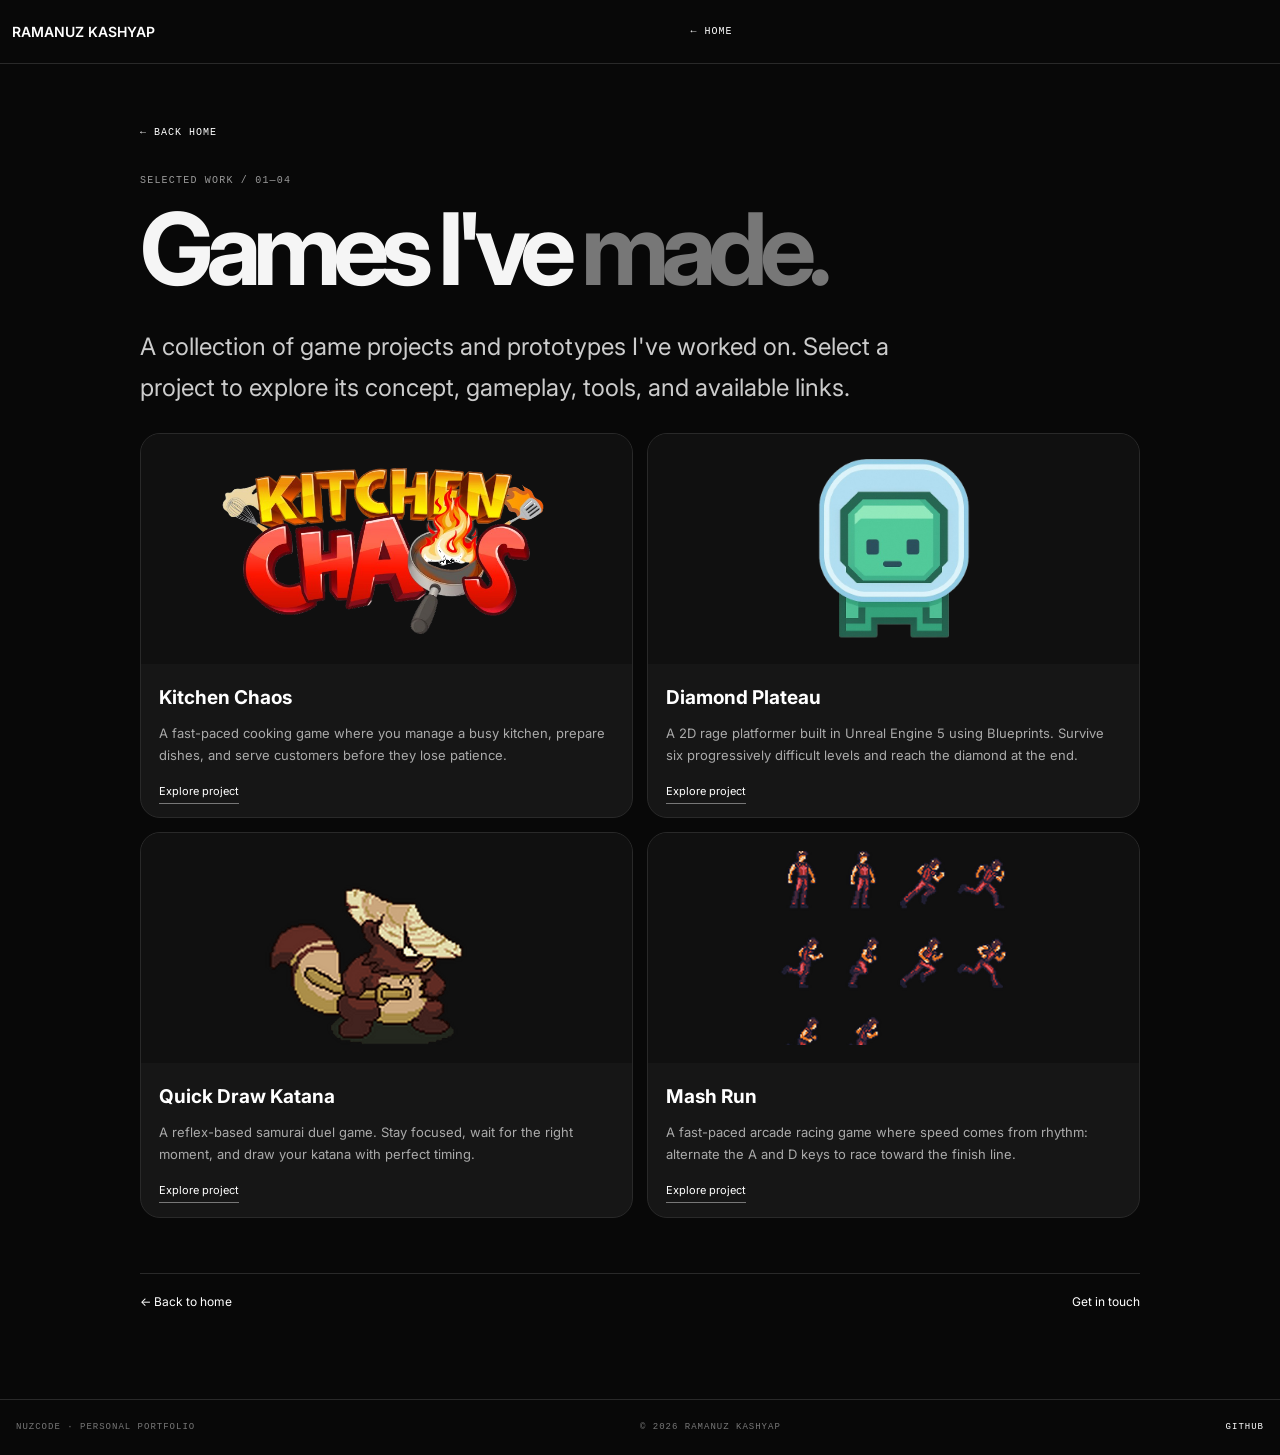
<file: pages/portfolio.html>
<!doctype html>
<html lang="en">
<head>
  <meta charset="utf-8" />
  <meta name="viewport" content="width=device-width,initial-scale=1" />
  <meta name="theme-color" content="#080808" />
  <meta name="description" content="Games and projects by Ramanuz Kashyap." />
  <title>Portfolio — NuzCode</title>
  <link rel="icon" href="../assets/images/logos/Logo White BG NO BG.png" />
  <link rel="stylesheet" href="../css/site.css" />
  <link rel="stylesheet" href="../css/content.css" />
  <script src="../js/site.js" defer></script>
</head>
<body>
  <header class="topline">
    <a href="../index.html">RAMANUZ KASHYAP</a>
    <a class="back" href="../index.html">← HOME</a>
    <div class="top-right"></div>
  </header>
  <main class="content portfolio-page">
    <a class="back" href="../index.html">← BACK HOME</a>
    <p class="eyebrow">SELECTED WORK / 01—04</p>
    <h1>Games I've <span>made.</span></h1>
    <p class="lead">A collection of game projects and prototypes I've worked on. Select a project to explore its concept, gameplay, tools, and available links.</p>
    <div class="game-grid">
      <a class="game-card" href="games/KitchenChaos/kitchenchaos.html"><img src="../assets/images/logos/kitchen chaos logo.png" alt="Kitchen Chaos logo"><div class="game-card-body"><h3>Kitchen Chaos</h3><p>A fast-paced cooking game where you manage a busy kitchen, prepare dishes, and serve customers before they lose patience.</p><span class="card-link">Explore project <ion-icon name="arrow-forward-outline" aria-hidden="true"></ion-icon></span></div></a>
      <a class="game-card" href="games/DiamondPlateau/diamondplateau.html"><img src="../assets/images/logos/diamond plateau logo.png" alt="Diamond Plateau logo"><div class="game-card-body"><h3>Diamond Plateau</h3><p>A 2D rage platformer built in Unreal Engine 5 using Blueprints. Survive six progressively difficult levels and reach the diamond at the end.</p><span class="card-link">Explore project <ion-icon name="arrow-forward-outline" aria-hidden="true"></ion-icon></span></div></a>
      <a class="game-card" href="games/QuickDrawKatana/quickdrawkatana.html"><img src="../assets/images/logos/quick draw katana logo.png" alt="Quick Draw Katana logo"><div class="game-card-body"><h3>Quick Draw Katana</h3><p>A reflex-based samurai duel game. Stay focused, wait for the right moment, and draw your katana with perfect timing.</p><span class="card-link">Explore project <ion-icon name="arrow-forward-outline" aria-hidden="true"></ion-icon></span></div></a>
      <a class="game-card" href="games/MashRun/mashrun.html"><img src="../assets/images/logos/mash run logo.png" alt="Mash Run logo"><div class="game-card-body"><h3>Mash Run</h3><p>A fast-paced arcade racing game where speed comes from rhythm: alternate the A and D keys to race toward the finish line.</p><span class="card-link">Explore project <ion-icon name="arrow-forward-outline" aria-hidden="true"></ion-icon></span></div></a>
    </div>
    <div class="bottom-links"><a href="../index.html">← Back to home</a><a href="contact.html">Get in touch <ion-icon name="arrow-forward-outline" aria-hidden="true"></ion-icon></a></div>
  </main>
  <footer class="footer"><span>NUZCODE · PERSONAL PORTFOLIO</span><span>© <span id="year">2026</span> RAMANUZ KASHYAP</span><a href="https://github.com/Ramanuz4" target="_blank" rel="noreferrer">GITHUB <ion-icon name="arrow-forward-outline" aria-hidden="true"></ion-icon></a></footer>
</body>
</html>
</file>
<file: css/site.css>
@import url("https://fonts.googleapis.com/css2?family=Inter:wght@400;500;600;700;800&display=swap");
:root {
  --bg: #080808;
  --text: #f5f5f5;
  --muted: #999;
  --line: #292929;
  --card: #161616;
  --radius: 26px;
  --gap: 14px;
}
* {
  box-sizing: border-box;
}
html {
  scroll-behavior: smooth;
}
body {
  margin: 0;
  background: var(--bg);
  color: var(--text);
  font-family: Inter, Arial, sans-serif;
  min-height: 100vh;
}
a {
  color: inherit;
  text-decoration: none;
}
.topline {
  height: 64px;
  padding: 0 12px;
  display: grid;
  grid-template-columns: 1fr 1fr 1fr;
  align-items: center;
  font-size: 14px;
  font-weight: 600;
}
.top-role {
  justify-self: start;
}
.top-right {
  justify-self: end;
  display: flex;
  align-items: center;
  gap: clamp(18px, 6vw, 100px);
}
.theme-dot {
  width: 13px;
  height: 13px;
  border: 0;
  border-radius: 50%;
  background: var(--text);
  cursor: pointer;
}
.home {
  padding: 0 4px 20px;
}
.hero-name {
  text-align: center;
  font-size: clamp(55px, 10vw, 145px);
  line-height: 1;
  letter-spacing: -0.075em;
  font-weight: 600;
  margin: -2px 0 -12px;
  position: relative;
  z-index: 1;
}
.tile-grid {
  display: grid;
  grid-template-columns: repeat(4, minmax(0, 1fr));
  grid-template-rows: minmax(230px, 18.2vw) minmax(130px, 10vw) minmax(130px, 10vw);
  gap: var(--gap);
}
.tile {
  position: relative;
  display: flex;
  align-items: flex-end;
  overflow: hidden;
  min-width: 0;
  border: 1px solid var(--line);
  border-radius: var(--radius);
  background: linear-gradient(145deg, #191919, #131313);
  transition:
    border-color 0.2s,
    transform 0.2s;
}
.tile:hover {
  border-color: #555;
  transform: translateY(-2px);
}
.thumbnail-tile > .tile-thumbnail {
  position: absolute;
  z-index: 0;
  inset: 0;
  width: 100%;
  height: 100%;
  object-fit: cover;
  opacity: 0.68;
  pointer-events: none;
}
.thumbnail-tile::after {
  content: "";
  position: absolute;
  z-index: 1;
  inset: 0;
  background: linear-gradient(
    180deg,
    rgba(0, 0, 0, 0.16),
    rgba(0, 0, 0, 0.72)
  );
  pointer-events: none;
}
.thumbnail-tile .tile-label,
.thumbnail-tile .arrow {
  z-index: 2;
}
.tile-label {
  position: absolute;
  left: 28px;
  bottom: 27px;
  font-size: 16px;
  font-weight: 600;
  letter-spacing: -0.04em;
}
.arrow {
  position: absolute;
  right: 28px;
  bottom: 25px;
  font-size: 21px;
}
.about-tile {
  grid-column: 1;
  grid-row: 1;
}
.portfolio-tile {
  grid-column: 2/5;
  grid-row: 1;
}
.contact-tile {
  grid-column: 1/3;
  grid-row: 2;
}
.portrait-tile {
  grid-column: 3;
  grid-row: 2;
  align-items: center;
  justify-content: center;
  background: #151515;
}
.portrait-tile img {
  width: 100%;
  height: 100%;
  object-fit: cover;
  filter: none;
  opacity: 1;
}
.tools-tile {
  grid-column: 4;
  grid-row: 2;
  align-items: center;
  justify-content: center;
}
.tool-icons {
  display: flex;
  flex-wrap: wrap;
  gap: 12px;
  justify-content: center;
  padding: 20px 10px 55px;
}
.tool-icon {
  width: clamp(38px, 4vw, 64px);
  height: clamp(38px, 4vw, 64px);
  display: grid;
  place-items: center;
  border-radius: 15px;
  background: #222;
  color: #eee;
  font-size: clamp(16px, 2vw, 25px);
  font-weight: 800;
}
.tool-icons .ue {
  color: #86baff;
}
.tool-icons .unity {
  color: #eee;
}
.tool-icons .code {
  color: #f4a1d1;
}
.tool-icons .pixel {
  color: #b8ee85;
}
.resume-tile {
  grid-column: 4;
  grid-row: 2;
  display: none;
}
.portrait-caption {
  position: absolute;
  left: 20px;
  bottom: 17px;
  font: 9px monospace;
  letter-spacing: 1px;
  color: #ddd;
}
.home-note {
  font: 10px monospace;
  letter-spacing: 0.7px;
  color: #777;
  margin: 18px 8px;
}
.footer {
  display: grid;
  grid-template-columns: 1fr 1fr 1fr;
  padding: 22px 12px;
  color: #777;
  font: 9px monospace;
  letter-spacing: 1px;
}
.footer span:nth-child(2) {
  text-align: center;
}
.footer a {
  text-align: right;
}
.game-index {
  width: min(1100px, calc(100% - 32px));
  margin: 60px auto;
}
.eyebrow {
  font: 10px monospace;
  letter-spacing: 1.2px;
  color: #888;
}
.game-index h2 {
  font-size: clamp(38px, 6vw, 70px);
  letter-spacing: -0.07em;
  margin: 12px 0 25px;
}
.game-grid {
  display: grid;
  grid-template-columns: repeat(2, minmax(0, 1fr));
  gap: 14px;
}
.game-card {
  border: 1px solid var(--line);
  border-radius: 20px;
  overflow: hidden;
  background: var(--card);
}
.game-card img {
  width: 100%;
  height: clamp(160px, 25vw, 230px);
  object-fit: contain;
  background: #101010;
  padding: 18px;
}
.game-card-body {
  padding: 18px;
}
.game-card h3 {
  margin: 0 0 8px;
  font-size: 19px;
}
.game-card p {
  color: #aaa;
  line-height: 1.7;
  font-size: 13px;
}
.game-card .card-link {
  font-size: 11px;
  border-bottom: 1px solid #777;
  padding-bottom: 5px;
}
.light {
  --bg: #f0f0ee;
  --text: #111;
  --muted: #555;
  --line: #d1d1cd;
  --card: #e5e5e2;
}
.light .tile {
  background: linear-gradient(145deg, #e7e7e4, #dededb);
}
.light .tool-icon {
  background: #d0d0cd;
  color: #111;
}
@media (min-width: 1100px) {
  .contact-tile {
    grid-row: 2/4;
  }
  .portrait-tile {
    grid-row: 2/4;
  }
  .tools-tile {
    grid-column: 4;
    grid-row: 2;
    padding-bottom: 0;
  }
  .resume-tile {
    display: flex;
    grid-column: 4;
    grid-row: 3;
    align-self: stretch;
    height: auto;
    z-index: 1;
    background: #171717;
  }
}

@media (max-width: 1099px) {
  .tile-grid {
    grid-template-columns: repeat(2, minmax(0, 1fr));
    grid-template-rows: none;
  }
  .about-tile {
    grid-column: 1;
    grid-row: 1;
    aspect-ratio: 1017 / 768;
  }
  .portfolio-tile {
    grid-column: 1/3;
    grid-row: 2;
    aspect-ratio: 3121 / 768;
  }
  .contact-tile {
    grid-column: 1/3;
    grid-row: 3;
    aspect-ratio: 1823 / 768;
  }
  .portrait-tile {
    grid-column: 1;
    grid-row: 4;
    aspect-ratio: 1;
  }
  .tools-tile {
    grid-column: 2;
    grid-row: 4;
    aspect-ratio: 1;
  }
  .resume-tile {
    display: flex;
    grid-column: 1/3;
    grid-row: 5;
    aspect-ratio: 1869 / 768;
  }
}

@media (min-width: 701px) and (max-width: 1099px) {
  .tile-grid {
    gap: var(--gap);
  }
  .game-grid {
    grid-template-columns: repeat(2, minmax(0, 1fr));
  }
}

@media (max-width: 700px) {
  .topline {
    height: 58px;
    grid-template-columns: 1fr auto;
    font-size: 11px;
    padding: 0 10px;
  }
  .top-role {
    display: none;
  }
  .top-right {
    gap: 17px;
  }
  .hero-name {
    font-size: clamp(40px, 11vw, 74px);
    margin: 10px 0 16px;
    white-space: normal;
  }
  .tile-grid {
    gap: 9px;
  }
  .tools-tile {
    padding: 0;
  }
  .tile-label {
    left: 15px;
    bottom: 17px;
    font-size: 14px;
  }
  .arrow {
    right: 15px;
    bottom: 14px;
  }
  .tool-icons {
    gap: 6px;
    padding: 10px 5px 40px;
  }
  .tool-icon {
    width: 35px;
    height: 35px;
    border-radius: 10px;
  }
  .game-grid {
    grid-template-columns: 1fr;
  }
  .game-card img {
    height: clamp(160px, 58vw, 200px);
    padding: 14px;
  }
  .game-index {
    width: calc(100% - 28px);
    margin: 36px auto;
  }
  .footer {
    grid-template-columns: 1fr 1fr;
    gap: 12px;
    padding: 18px 10px;
  }
  .footer span:nth-child(2) {
    text-align: right;
  }
  .footer a {
    grid-column: 1/3;
    text-align: left;
  }
}

@media (max-width: 380px) {
  .hero-name {
    font-size: 12vw;
  }
  .tile-label {
    left: 12px;
    bottom: 14px;
    font-size: 13px;
  }
  .arrow {
    right: 12px;
    bottom: 12px;
  }
  .tool-icons {
    gap: 5px;
  }
  .tool-icon {
    width: 31px;
    height: 31px;
  }
}


/* Consistent link treatment: white text, no underline, across all pages. */
a, a:link, a:visited, a:hover, a:focus, a:active {
  color: #fff;
  text-decoration: none;
}

/* Ionicons compatibility */
.arrow ion-icon, .card-link ion-icon, .footer a ion-icon, .resume-open ion-icon { vertical-align: -0.12em; }
.arrow ion-icon { font-size: 1.15em; }
.tool-icon ion-icon { display: block; font-size: 1.35em; }
</file>
<file: css/content.css>
@import url("https://fonts.googleapis.com/css2?family=Inter:wght@400;500;600;700;800&display=swap");
* {
  box-sizing: border-box;
}
body {
  margin: 0;
  background: #080808;
  color: #f5f5f5;
  font-family: Inter, Arial, sans-serif;
}
.topline {
  height: 64px;
  padding: 0 12px;
  display: flex;
  justify-content: space-between;
  align-items: center;
  font-size: 14px;
  font-weight: 600;
  border-bottom: 1px solid #292929;
}
.topline a:hover,
.links a:hover {
  color: #c6f277;
}
.theme-dot {
  width: 12px;
  height: 12px;
  border: 0;
  border-radius: 50%;
  background: #fff;
  cursor: pointer;
}
.content {
  width: min(1000px, calc(100% - 36px));
  margin: 55px auto 90px;
}
.back {
  font: 10px monospace;
  letter-spacing: 1px;
  color: #999;
}
.eyebrow {
  font: 10px monospace;
  letter-spacing: 1.2px;
  color: #999;
  margin: 36px 0 15px;
}
.content h1 {
  font-size: clamp(48px, 9vw, 100px);
  line-height: 0.96;
  letter-spacing: -0.08em;
  margin: 0 0 30px;
}
.content h1 span {
  color: #777;
}
.lead {
  font-size: clamp(18px, 2.2vw, 24px);
  line-height: 1.7;
  color: #ccc;
  max-width: 800px;
}
.columns {
  display: grid;
  grid-template-columns: repeat(2, minmax(0, 1fr));
  gap: 30px;
  margin-top: 55px;
}
.panel {
  border-top: 1px solid #292929;
  padding-top: 18px;
}
.panel h2 {
  font-size: 21px;
  letter-spacing: -0.04em;
}
.panel p {
  font-size: 14px;
  line-height: 1.9;
  color: #aaa;
}
.chips {
  display: flex;
  flex-wrap: wrap;
  gap: 8px;
}
.chips span {
  border: 1px solid #393939;
  padding: 9px 12px;
  border-radius: 4px;
  font-size: 12px;
  color: #ddd;
}
.links {
  display: grid;
  margin-top: 40px;
}
.links a {
  display: flex;
  justify-content: space-between;
  align-items: baseline;
  gap: 15px;
  border-top: 1px solid #292929;
  padding: 22px 0;
  font-size: 13px;
}
.links a > * {
  min-width: 0;
}
.links b {
  overflow-wrap: anywhere;
  text-align: right;
}
.links span {
  color: #888;
  font: 10px monospace;
}
.bottom-links {
  display: flex;
  justify-content: space-between;
  gap: 15px;
  border-top: 1px solid #292929;
  margin-top: 55px;
  padding-top: 20px;
  font-size: 12px;
}
.footer {
  padding: 22px 16px;
  border-top: 1px solid #292929;
  color: #777;
  font: 9px monospace;
  letter-spacing: 1px;
  display: flex;
  justify-content: space-between;
  gap: 15px;
  flex-wrap: wrap;
}
.light {
  background: #f1f1ee;
  color: #111;
}
.light .lead {
  color: #444;
}
.light .panel p {
  color: #555;
}
.light .chips span {
  color: #222;
  border-color: #ccc;
}
@media (max-width: 650px) {
  .columns {
    grid-template-columns: 1fr;
    gap: 18px;
    margin-top: 36px;
  }
  .content {
    width: calc(100% - 32px);
    margin: 32px auto 64px;
  }
  .content h1 {
    font-size: clamp(38px, 10vw, 62px);
    overflow-wrap: break-word;
  }
  .lead {
    line-height: 1.55;
  }
  .links a {
    font-size: 12px;
    gap: 10px;
  }
  .bottom-links {
    margin-top: 36px;
  }
  .footer {
    padding: 18px 12px;
  }
}


/* Consistent link treatment: white text, no underline, across all pages. */
a, a:link, a:visited, a:hover, a:focus, a:active {
  color: #fff;
  text-decoration: none;
}


/* Embedded resume PDF viewer */
.resume-viewer .resume-pdf {
  display: block;
  width: 100%;
  height: min(82vh, 1100px);
  min-height: 650px;
  border: 1px solid #292929;
  border-radius: 12px;
  background: #fff;
  margin: 24px 0 50px;
}
.resume-open {
  display: inline-block;
  color: #fff;
  text-decoration: none;
  border: 1px solid #555;
  border-radius: 24px;
  padding: 11px 16px;
}
.resume-open:hover { border-color: #aaa; }
@media (max-width: 650px) {
  .resume-viewer .resume-pdf {
    min-height: 70vh;
    height: 70vh;
  }
}


/* Résumé page actions and PDF viewer chrome */
.resume-actions {
  display: flex;
  flex-wrap: wrap;
  align-items: center;
  gap: 12px;
  margin: 28px 0 30px;
}
.resume-actions .resume-open,
.resume-actions .resume-download {
  display: inline-flex;
  align-items: center;
  justify-content: center;
  gap: 9px;
  min-height: 44px;
  border: 1px solid #555;
  border-radius: 999px;
  padding: 11px 17px;
  font-size: 12px;
  transition: border-color .2s ease, background .2s ease;
}
.resume-actions .resume-open:hover,
.resume-actions .resume-download:hover {
  border-color: #c6f277;
  background: #151515;
}
.resume-frame {
  overflow: hidden;
  border: 1px solid #292929;
  border-radius: 12px;
  background: #111;
}
.resume-frame-head {
  display: flex;
  justify-content: space-between;
  flex-wrap: wrap;
  gap: 10px;
  padding: 14px 18px;
  color: #999;
  font: 10px monospace;
  letter-spacing: 1px;
  border-bottom: 1px solid #292929;
}
.resume-viewer .resume-pdf {
  margin: 0;
  width: 100%;
  height: min(82vh, 1100px);
  min-height: 650px;
  display: block;
  border: 0;
  border-radius: 0;
  background: #fff;
}
.resume-footnote {
  color: #777;
  font-size: 11px;
  line-height: 1.7;
  margin-top: 14px;
}
@media (max-width: 650px) {
  .resume-viewer .resume-pdf { min-height: 70vh; }
  .resume-actions { align-items: stretch; flex-direction: column; }
  .resume-actions a { width: 100%; }
}

@media (max-width: 380px) {
  .content {
    width: calc(100% - 28px);
  }
  .topline {
    padding: 0 10px;
    font-size: 12px;
  }
  .chips span {
    padding: 8px 10px;
    font-size: 11px;
  }
  .resume-frame-head {
    padding: 12px;
    letter-spacing: 0.5px;
  }
}
</file>
